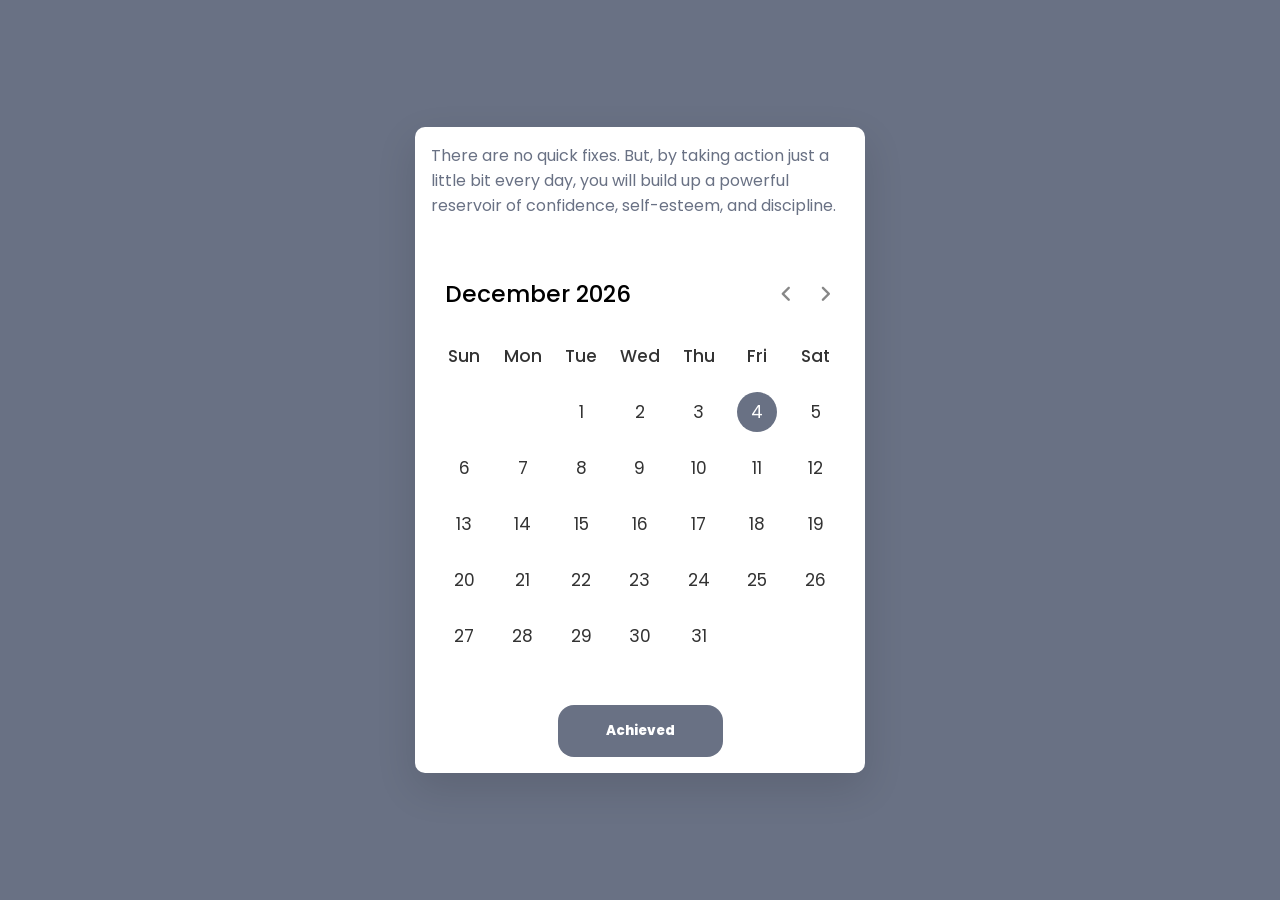
<file: index.html>
<!DOCTYPE html>
<html lang="en" dir="ltr">

<head>
  <meta charset="utf-8">
  <title>Calendar</title>
  <link rel="stylesheet" href="style.css">
  <meta name="viewport" content="width=device-width, initial-scale=1.0">
  <!-- Google Font Link for Icons -->
  <link rel="stylesheet"
    href="https://fonts.googleapis.com/css2?family=Material+Symbols+Rounded:opsz,wght,FILL,GRAD@20..48,100..700,0..1,-50..200">
</head>

<body>
  <div class="wrapper">
    <div class="quote">
      <p>There are no quick fixes. But, by taking action just a little bit every day, you will build up a powerful
        reservoir of confidence, self-esteem, and discipline.</p>
    </div>
    <div class="counter">
      <!-- <span class="counter-txt">Day Count : <span class="counter-count"></span></span> -->
    </div>
    <header>
      <p class="current-date"></p>
      <div class="icons">
        <span id="prev" class="material-symbols-rounded">chevron_left</span>
        <span id="next" class="material-symbols-rounded">chevron_right</span>
      </div>
    </header>
    <div class="calendar">
      <ul class="weeks">
        <li>Sun</li>
        <li>Mon</li>
        <li>Tue</li>
        <li>Wed</li>
        <li>Thu</li>
        <li>Fri</li>
        <li>Sat</li>
      </ul>
      <ul class="days"></ul>
    </div>
    <div class="btn-div">
      <button class="btn">Achieved</button>
    </div>
  </div>
  <script src="./index.js"></script>
</body>

</html>
</file>
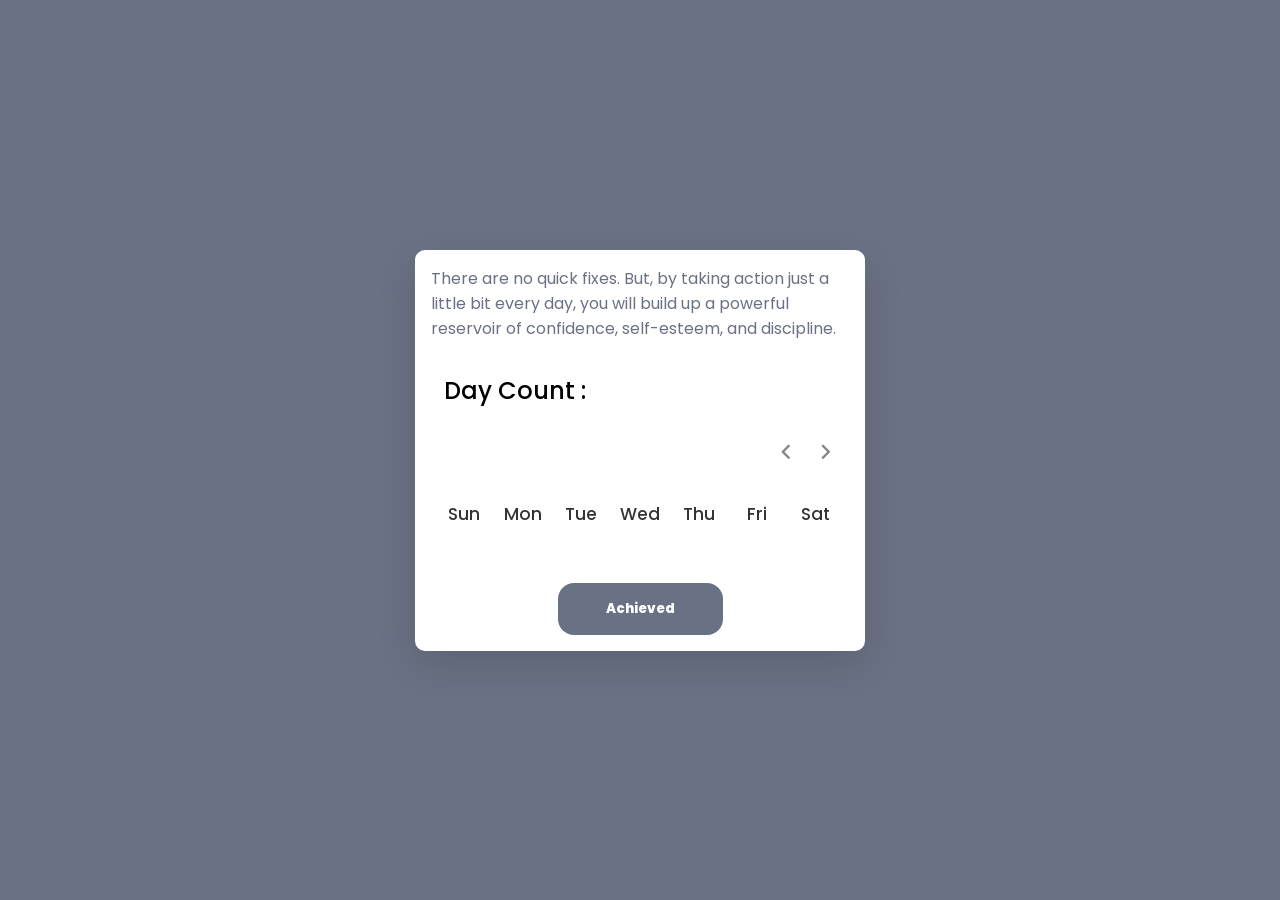
<file: home.html>
<!DOCTYPE html>
<html lang="en" dir="ltr">

<head>
  <meta charset="utf-8">
  <title>Calendar</title>
  <link rel="stylesheet" href="style.css">
  <meta name="viewport" content="width=device-width, initial-scale=1.0">
  <!-- Google Font Link for Icons -->
  <link rel="stylesheet"
    href="https://fonts.googleapis.com/css2?family=Material+Symbols+Rounded:opsz,wght,FILL,GRAD@20..48,100..700,0..1,-50..200">
</head>

<body>
  <div class="wrapper">
    <div class="quote">
      <p>There are no quick fixes. But, by taking action just a little bit every day, you will build up a powerful
        reservoir of confidence, self-esteem, and discipline.</p>
    </div>
    <div class="counter">
      <span class="counter-txt">Day Count : <span class="counter-count"></span></span>
    </div>
    <header>
      <p class="current-date"></p>
      <div class="icons">
        <span id="prev" class="material-symbols-rounded">chevron_left</span>
        <span id="next" class="material-symbols-rounded">chevron_right</span>
      </div>
    </header>
    <div class="calendar">
      <ul class="weeks">
        <li>Sun</li>
        <li>Mon</li>
        <li>Tue</li>
        <li>Wed</li>
        <li>Thu</li>
        <li>Fri</li>
        <li>Sat</li>
      </ul>
      <ul class="days"></ul>
    </div>
    <div class="btn-div">
      <button class="btn">Achieved</button>
    </div>
  </div>
  <script type="module">

    const url = 'https://goal-tracker-backend-qvge.onrender.com/api/goals';

    const btn = document.querySelector("button");
    const today = new Date();

    btn.disabled = true;
    if (today.getHours() >= 21) {
      btn.disabled = false;
    }

    btn.addEventListener("click", ()=>{
      
      let str ="" + today.getDate() + "/" + (today.getMonth() + 1) + "/" + today.getFullYear();
      const options = {
      method: 'POST',
      headers: {
        'Content-Type': 'application/json'
      },
      body: JSON.stringify({
        date:str
      })
    };

      fetch(url, options)
        .then(response => response.json())
        .then(data => console.log(data))
        .catch(error => console.error(error));
    })




    fetch(url)
    .then(response => response.json())
    .then(data => {
      let prevData = []
      for(let i=0; i<data.length; i++){
        prevData.push(data[i].date);
      }
      console.log(prevData);

      const daysTag = document.querySelector(".days")
      const currentDate = document.querySelector(".current-date")
      const prevNextIcon = document.querySelectorAll(".icons span")



      let date = new Date()
      let currDay = date.getDate();
      let currYear = date.getFullYear()
      let currMonth = date.getMonth()


      const months = ["January", "February", "March", "April", "May", "June", "July",
        "August", "September", "October", "November", "December"];

      const monthsDays = [31, 28, 31, 30, 31, 30, 31, 31, 30, 31, 30, 31];

      const counter = document.querySelector(".counter-count");
      let count = 0;
      let allDates = prevData;
      let currToday = (currDay) + "/" + (currMonth + 1) + "/" + currYear;
      let fullYesterdayDate = new Date(date);
      fullYesterdayDate.setDate(date.getDate() - 1);
      let yesterday = fullYesterdayDate.getDate() + "/" + (fullYesterdayDate.getMonth() + 1) + "/" + fullYesterdayDate.getFullYear()

      for (let i = 0; i < allDates.length - 1; i++) {
        
        let currDate = allDates[i].split("/");
        let currDay = parseInt(currDate[0]);
        let currMonth = parseInt(currDate[1]);
        let nextDate = allDates[i + 1].split("/");
        let nextDay = parseInt(nextDate[0]);

        if (nextDay == currDay + 1) {
          count += 1;
        } else if (currDay == monthsDays[currMonth - 1]) {
          if (nextDay == 1) {
            count += 1;
          } else {
            count = 0;
          }
        } else {
          count = 0;
        }
      }
      console.log(count);

      counter.innerHTML = (count + 1);

      const renderCalendar = () => {
        let firstDayofMonth = new Date(currYear, currMonth, 1).getDay()
        let lastDateofMonth = new Date(currYear, currMonth + 1, 0).getDate()
        let lastDayofMonth = new Date(currYear, currMonth, lastDateofMonth).getDay()
        let lastDateofLastMonth = new Date(currYear, currMonth, 0).getDate()
        let liTag = ""

        for (let i = firstDayofMonth; i > 0; i--) {
          liTag += `<li class="inactive"></li>`;
        }

        for (let i = 1; i <= lastDateofMonth; i++) {
          let isToday = i === date.getDate() && currMonth === new Date().getMonth()
            && currYear === new Date().getFullYear() ? "active" : "";

          let currDate = new Date("" + currYear + "-" + (currMonth + 1) + "-" + i);
          liTag += `<li class="${prevData.includes("" + i + "/" + (currMonth + 1) + "/" + currYear) ? "active" : ""} ${isToday && !(prevData.includes("" + i + "/" + (currMonth + 1) + "/" + currYear)) ? "today" : ""} ${!(isToday) && (currDate < date) && !(prevData.includes("" + i + "/" + (currMonth + 1) + "/" + currYear)) ? "not-achived" : ""} " >${prevData.includes("" + i + "/" + (currMonth + 1) + "/" + currYear) ? "&#10004;" : i}</li>`;
        }

        for (let i = lastDayofMonth; i < 6; i++) {
          liTag += `<li class="inactive"></li>`
        }
        currentDate.innerText = `${months[currMonth]} ${currYear}`;
        daysTag.innerHTML = liTag;
      }
      renderCalendar();

      prevNextIcon.forEach(icon => {
        icon.addEventListener("click", () => {
          currMonth = icon.id === "prev" ? currMonth - 1 : currMonth + 1;

          if (currMonth < 0 || currMonth > 11) {
            date = new Date(currYear, currMonth, new Date().getDate());
            currYear = date.getFullYear();
            currMonth = date.getMonth();
          } else {
            date = new Date();
          }
          renderCalendar();
        });
      });

      
    })
    .catch(error => console.error(error));

  </script>
</body>

</html>
</file>
<file: style.css>
/* Import Google font - Poppins */
@import url('https://fonts.googleapis.com/css2?family=Poppins:wght@400;500;600&display=swap');
*{
  margin: 0;
  padding: 0;
  box-sizing: border-box;
  font-family: 'Poppins', sans-serif;
}
body{
  display: flex;
  align-items: center;
  padding: 0 10px;
  justify-content: center;
  min-height: 100vh;
  background: #697184;
}
.wrapper{
  width: 450px;
  background: #fff;
  border-radius: 10px;
  box-shadow: 0 15px 40px rgba(0,0,0,0.12);
}
.wrapper header{
  display: flex;
  align-items: center;
  padding: 25px 30px 10px;
  justify-content: space-between;
}
header .icons{
  display: flex;
}
header .icons span{
  height: 38px;
  width: 38px;
  margin: 0 1px;
  cursor: pointer;
  color: #878787;
  text-align: center;
  line-height: 38px;
  font-size: 1.9rem;
  user-select: none;
  border-radius: 50%;
}
.icons span:last-child{
  margin-right: -10px;
}
header .icons span:hover{
  background: #f2f2f2;
}
header .current-date{
  font-size: 1.45rem;
  font-weight: 500;
}
.calendar{
  padding: 20px;
}
.calendar ul{
  display: flex;
  flex-wrap: wrap;
  list-style: none;
  text-align: center;
}
.calendar .days{
  margin-bottom: 20px;
}
.calendar li{
  color: #333;
  width: calc(100% / 7);
  font-size: 1.07rem;
}
.calendar .weeks li{
  font-weight: 500;
  cursor: default;
}
.calendar .days li{
  z-index: 1;
  cursor: pointer;
  position: relative;
  margin-top: 30px;
}
.days li.inactive{
  color: #aaa;
}
.days li.active{
  color: #fff;
}
.days li::before{
  position: absolute;
  content: "";
  left: 50%;
  top: 50%;
  height: 40px;
  width: 40px;
  z-index: -1;
  border-radius: 50%;
  transform: translate(-50%, -50%);
}
.days li.active::before{
  background: #52B800;
}

.days li.today{
  color: #fff;
}
.days li.today::before{
  background: #697184;
}

.days li.not-achived{
  color: #fff;
}
.days li.not-achived::before{
  background: #FF0000;
}

.btn-div {
  padding: 1rem;
  text-align: center;
}

.btn{
  padding: 1rem 3rem;
  border: none;
  background-color: #697184;
  color: white;
  border-radius: 1rem;
  font-weight: 800;
}

.btn:active{
  background-color: black;
}
.btn:disabled{
  display: none;
}

.counter{
  width: 100%;
  text-align: start;
  padding: 1rem 0 0 1.8rem;
}
.counter-txt{
  font-size: 1.5rem;
  font-weight: 500;
}

.quote{
  margin: 1rem;
  color: #697184;
  font-family: "Edu NSW ACT Foundation", cursive;
  font-optical-sizing: auto;
  font-weight: 4    00;
  font-style: normal;
}




/* .days li:not(.active):hover::before{
  background: #f2f2f2;
} */
</file>
